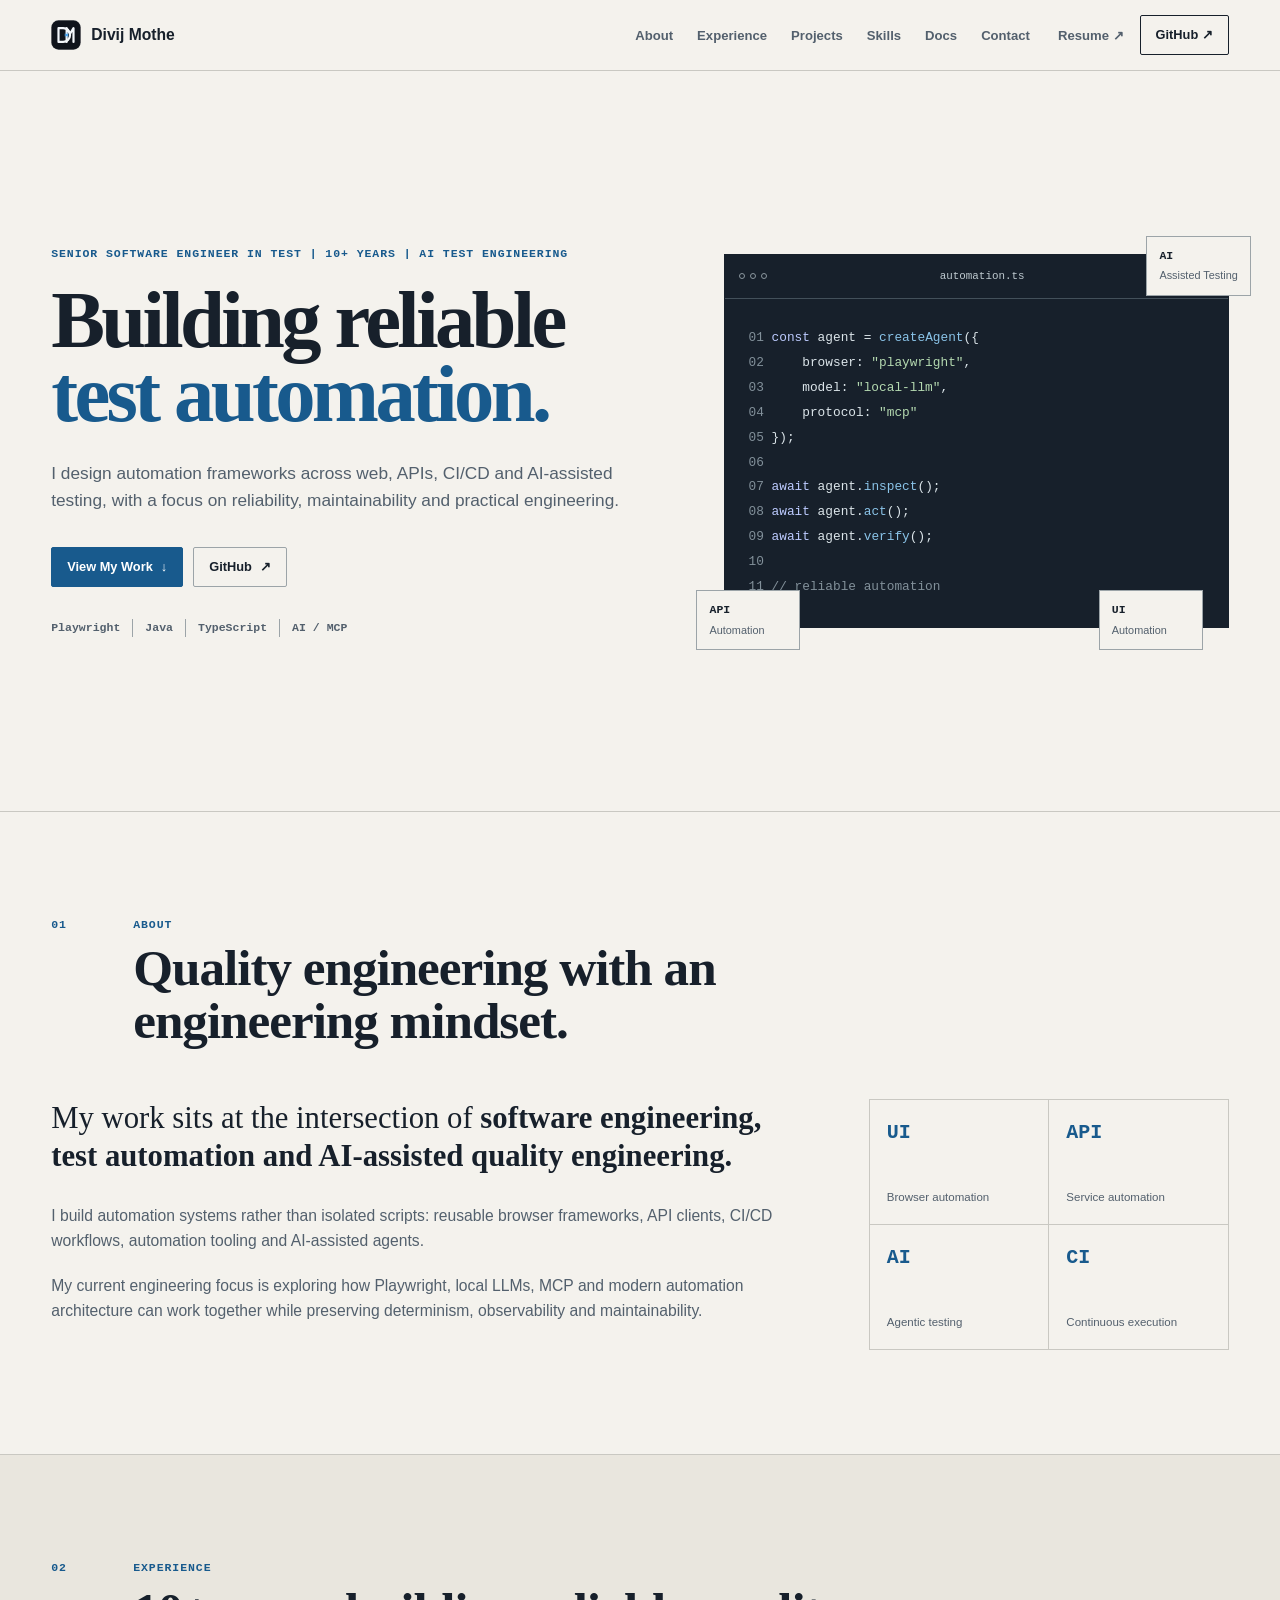
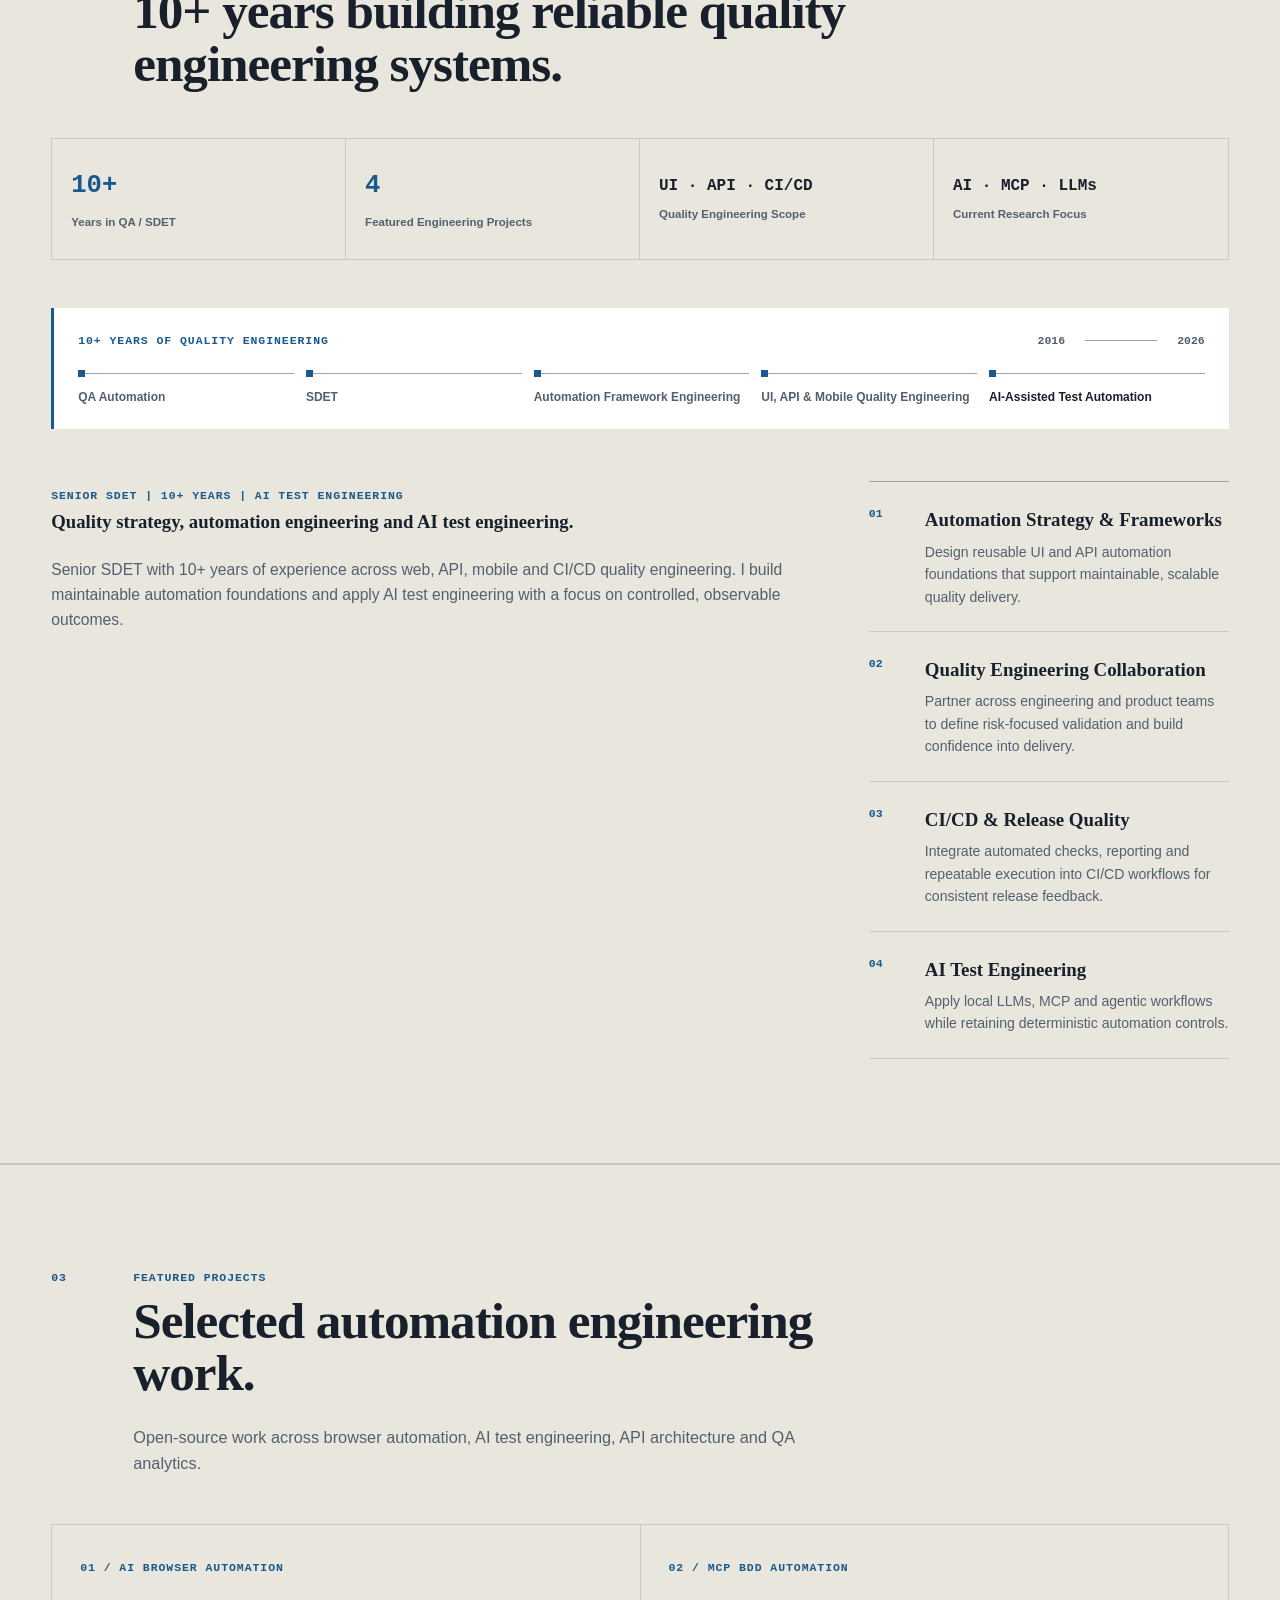
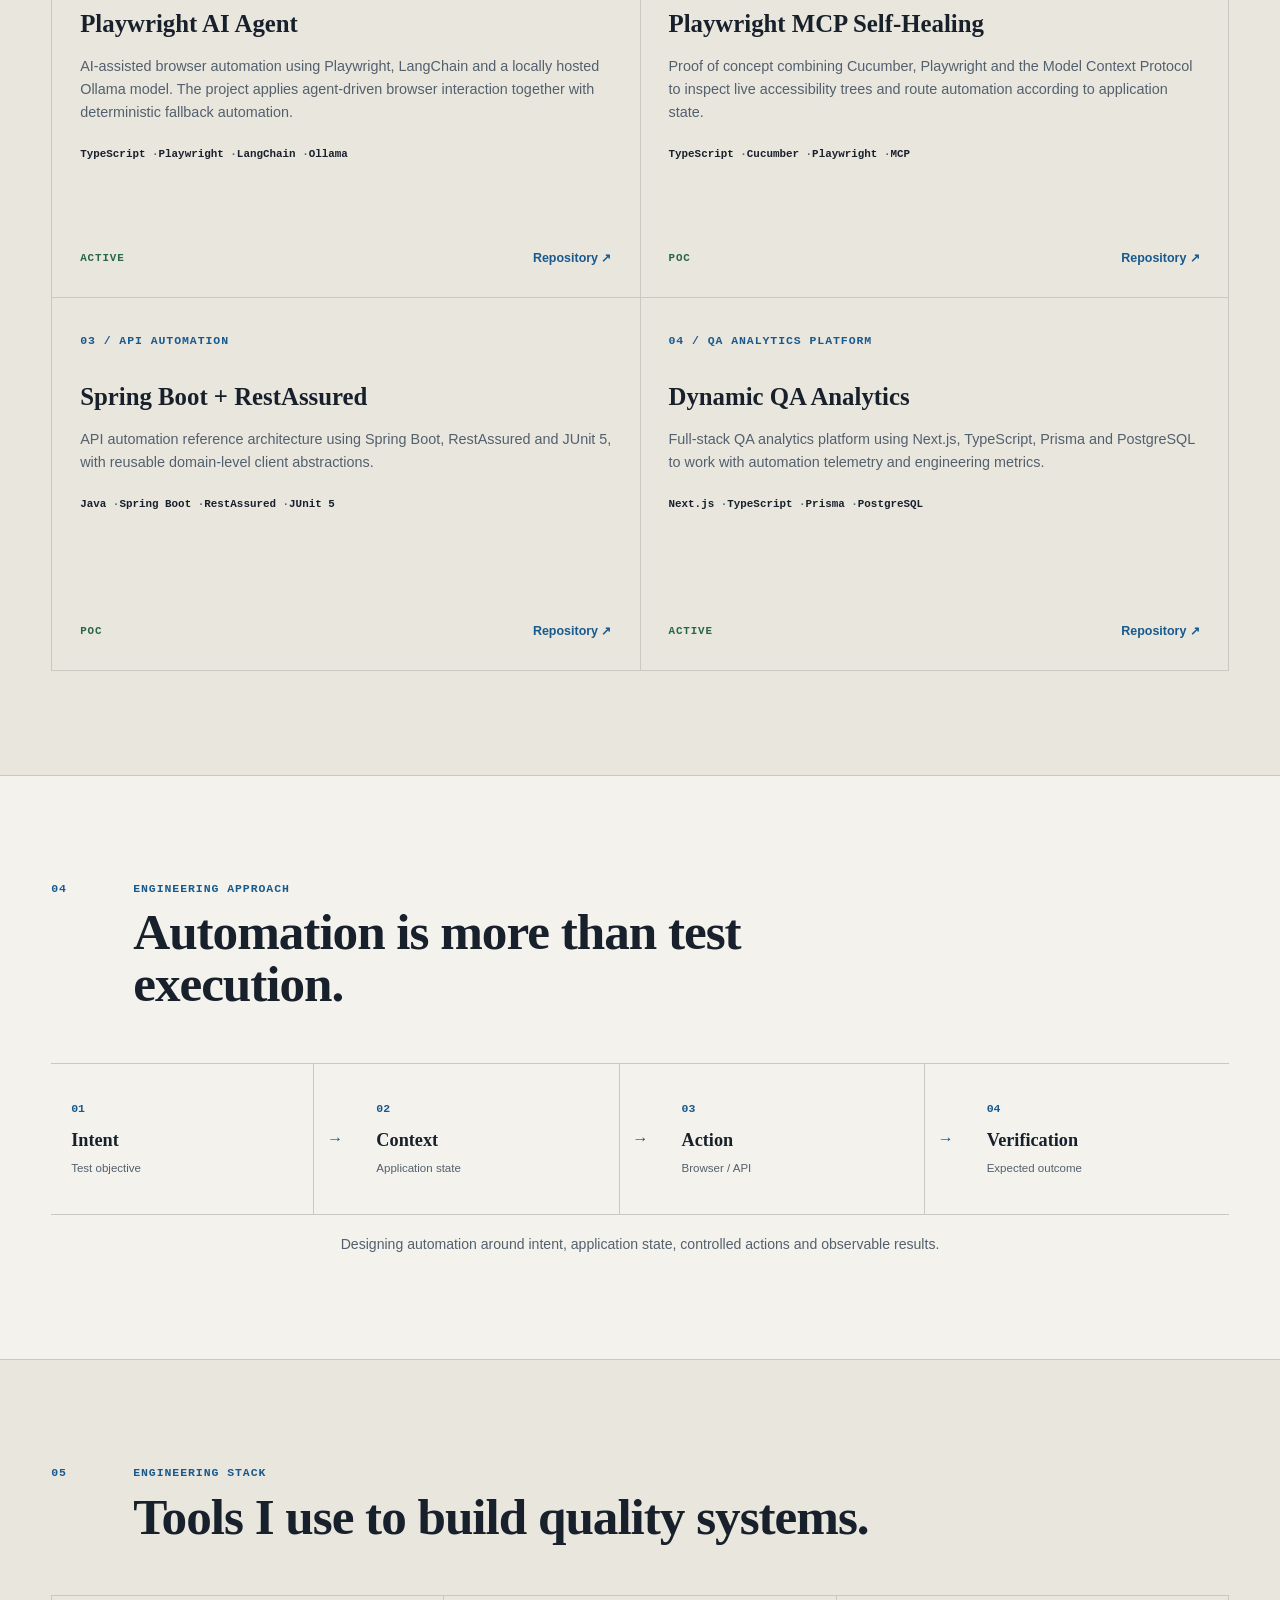
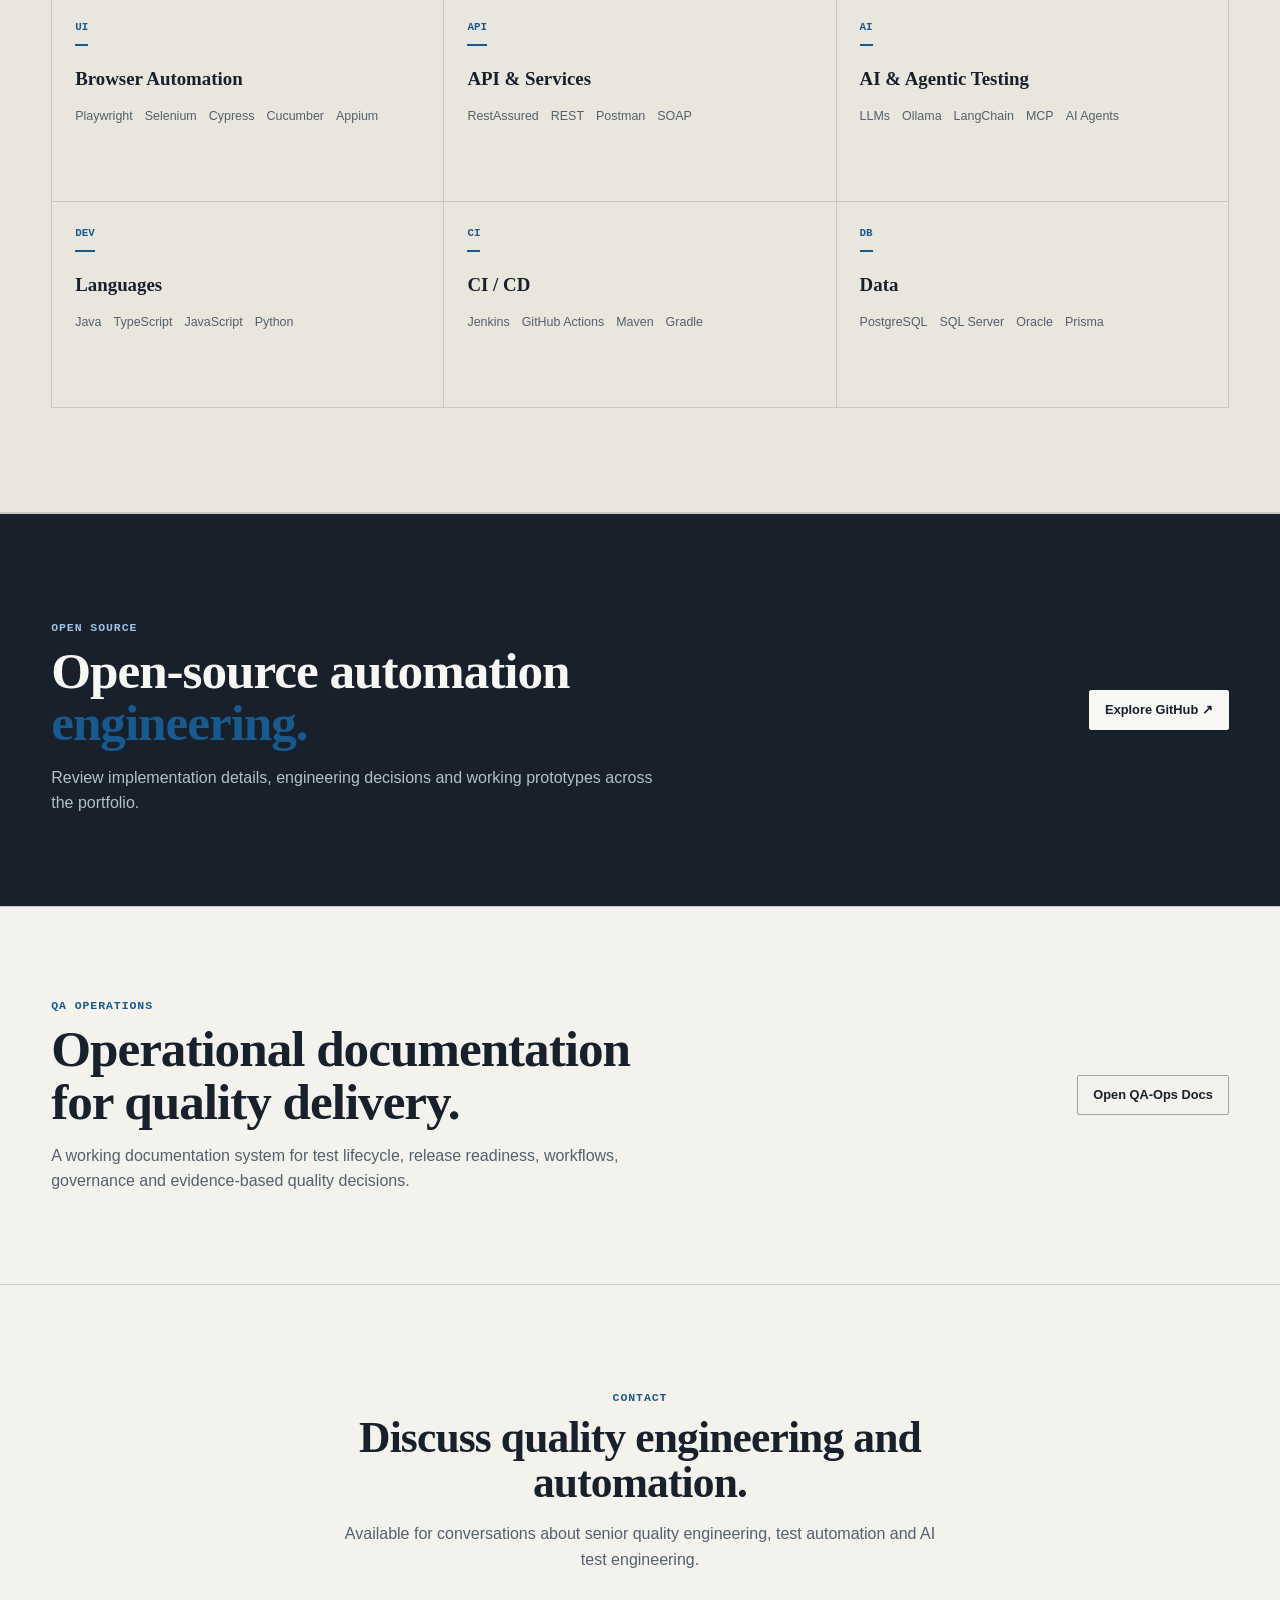
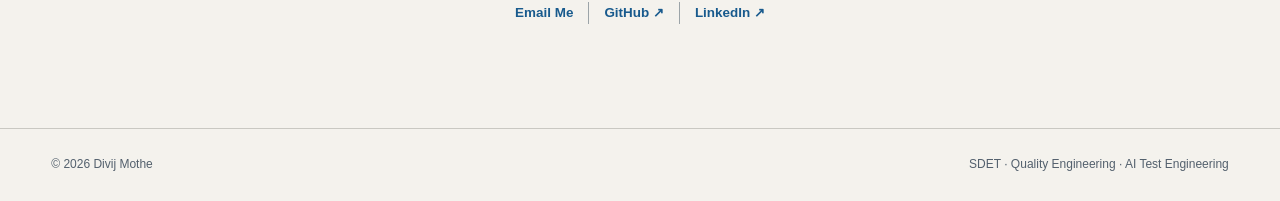
<file: index.html>
<!DOCTYPE html>
<html lang="en">
<head>
    <meta charset="UTF-8">
    <meta name="viewport" content="width=device-width, initial-scale=1.0">

    <title>Divij Mothe | Software Engineer | AI Test Engineering</title>

    <meta
        name="description"
        content="Divij Mothe is a Senior Software Engineer in Test with 10+ years of experience in AI test engineering, test automation, Playwright, Java, TypeScript, REST API automation, MCP and CI/CD."
    >

    <meta name="author" content="Divij Mothe">

    <meta
        property="og:title"
        content="Divij Mothe | Software Engineer | AI Test Engineering"
    >

    <meta
        property="og:description"
        content="Senior Software Engineer in Test with 10+ years of experience building reliable AI test engineering, web, API and CI/CD automation."
    >

    <meta property="og:type" content="website">
    <meta property="og:url" content="https://divijqa.github.io/">

    <meta name="theme-color" content="#07090d">

    <link rel="icon" href="assets/logo.svg" type="image/svg+xml">
    <link rel="stylesheet" href="css/professional.css?v=2">
</head>

<body>

<header class="site-header">

    <div class="container nav-container">

        <a href="#top" class="brand" aria-label="Divij Mothe home">
            <img class="brand-mark" src="assets/logo.svg" alt="">
            <span>Divij Mothe</span>
        </a>

        <nav class="desktop-nav" aria-label="Primary navigation">
            <a href="#about">About</a>
            <a href="#experience">Experience</a>
            <a href="#projects">Projects</a>
            <a href="#skills">Skills</a>
            <a href="https://divijqa.github.io/QA-Ops-Docs/">Docs</a>
            <a href="#contact">Contact</a>
        </nav>

        <div class="nav-actions">

            <a
                class="nav-link"
                href="assets/resume.pdf"
                target="_blank"
                rel="noopener noreferrer"
            >
                Resume ↗
            </a>

            <a
                class="nav-github"
                href="https://github.com/divijqa"
                target="_blank"
                rel="noopener noreferrer"
            >
                GitHub ↗
            </a>

        </div>

        <details class="mobile-menu">
            <summary aria-label="Open navigation menu">Menu</summary>

            <nav aria-label="Mobile navigation">
                <a href="#about">About</a>
                <a href="#experience">Experience</a>
                <a href="#projects">Projects</a>
                <a href="#skills">Skills</a>
                <a href="https://divijqa.github.io/QA-Ops-Docs/">Docs</a>
                <a href="#contact">Contact</a>
                <a href="assets/resume.pdf" target="_blank" rel="noopener noreferrer">Resume ↗</a>
                <a href="https://github.com/divijqa" target="_blank" rel="noopener noreferrer">GitHub ↗</a>
            </nav>
        </details>

    </div>

</header>


<main id="top">

    <!-- =========================
         HERO
    ========================== -->

    <section class="hero">

        <div class="container hero-grid">

            <div class="hero-copy">

                <p class="eyebrow">
                    SENIOR SOFTWARE ENGINEER IN TEST | <span data-career-years>10+</span> YEARS | AI TEST ENGINEERING
                </p>

                <h1>
                    Building reliable
                    <span>test automation.</span>
                </h1>

                <p class="hero-description">
                    I design automation frameworks across web, APIs, CI/CD
                    and AI-assisted testing, with a focus on reliability,
                    maintainability and practical engineering.
                </p>

                <div class="hero-actions">

                    <a href="#projects" class="button button-primary">
                        View My Work
                        <span>↓</span>
                    </a>

                    <a
                        href="https://github.com/divijqa"
                        class="button button-secondary"
                        target="_blank"
                        rel="noopener noreferrer"
                    >
                        GitHub
                        <span>↗</span>
                    </a>

                </div>

                <div class="hero-stack">

                    <span>Playwright</span>
                    <span>Java</span>
                    <span>TypeScript</span>
                    <span>AI / MCP</span>

                </div>

            </div>


            <div class="hero-visual">

                <div class="code-window">

                    <div class="window-bar">

                        <div class="window-dots">
                            <span></span>
                            <span></span>
                            <span></span>
                        </div>

                        <span class="window-title">
                            automation.ts
                        </span>

                    </div>

                    <div class="code-body">

<pre><code><span class="line-number">01</span> <span class="keyword">const</span> agent = <span class="function">createAgent</span>({
<span class="line-number">02</span>     browser: <span class="string">"playwright"</span>,
<span class="line-number">03</span>     model: <span class="string">"local-llm"</span>,
<span class="line-number">04</span>     protocol: <span class="string">"mcp"</span>
<span class="line-number">05</span> });
<span class="line-number">06</span>
<span class="line-number">07</span> <span class="keyword">await</span> agent.<span class="function">inspect</span>();
<span class="line-number">08</span> <span class="keyword">await</span> agent.<span class="function">act</span>();
<span class="line-number">09</span> <span class="keyword">await</span> agent.<span class="function">verify</span>();
<span class="line-number">10</span>
<span class="line-number">11</span> <span class="comment">// reliable automation</span></code></pre>

                    </div>

                </div>

                <div class="visual-badge badge-one">
                    <strong>AI</strong>
                    <span>Assisted Testing</span>
                </div>

                <div class="visual-badge badge-two">
                    <strong>API</strong>
                    <span>Automation</span>
                </div>

                <div class="visual-badge badge-three">
                    <strong>UI</strong>
                    <span>Automation</span>
                </div>

            </div>

        </div>

    </section>


    <!-- =========================
         ABOUT
    ========================== -->

    <section id="about" class="section">

        <div class="container">

            <div class="section-heading">

                <span class="section-number">01</span>

                <div>
                    <p class="section-label">ABOUT</p>

                    <h2>
                        Quality engineering with
                        an engineering mindset.
                    </h2>
                </div>

            </div>


            <div class="about-grid">

                <div class="about-main">

                    <p class="about-lead">
                        My work sits at the intersection of
                        <strong>software engineering, test automation
                        and AI-assisted quality engineering.</strong>
                    </p>

                    <p>
                        I build automation systems rather than isolated
                        scripts: reusable browser frameworks, API clients,
                        CI/CD workflows, automation tooling and AI-assisted
                        agents.
                    </p>

                    <p>
                        My current engineering focus is exploring how
                        Playwright, local LLMs, MCP and modern automation
                        architecture can work together while preserving
                        determinism, observability and maintainability.
                    </p>

                </div>


                <div class="about-aside">

                    <div class="stat-card">
                        <span class="stat-number">UI</span>
                        <span class="stat-label">Browser automation</span>
                    </div>

                    <div class="stat-card">
                        <span class="stat-number">API</span>
                        <span class="stat-label">Service automation</span>
                    </div>

                    <div class="stat-card">
                        <span class="stat-number">AI</span>
                        <span class="stat-label">Agentic testing</span>
                    </div>

                    <div class="stat-card">
                        <span class="stat-number">CI</span>
                        <span class="stat-label">Continuous execution</span>
                    </div>

                </div>

            </div>

        </div>

    </section>


    <!-- =========================
         EXPERIENCE
    ========================== -->

    <section id="experience" class="section section-soft">

        <div class="container">

            <div class="section-heading">

                <span class="section-number">02</span>

                <div>
                    <p class="section-label">EXPERIENCE</p>

                    <h2>
                        <span data-career-years>10+</span> years building reliable
                        quality engineering systems.
                    </h2>
                </div>

            </div>


            <div class="experience-highlights" aria-label="Professional highlights">

                <div class="experience-highlight">
                    <strong data-career-years>10+</strong>
                    <span>Years in QA / SDET</span>
                </div>

                <div class="experience-highlight">
                    <strong>4</strong>
                    <span>Featured Engineering Projects</span>
                </div>

                <div class="experience-highlight">
                    <strong>UI · API · CI/CD</strong>
                    <span>Quality Engineering Scope</span>
                </div>

                <div class="experience-highlight">
                    <strong>AI · MCP · LLMs</strong>
                    <span>Current Research Focus</span>
                </div>

            </div>


            <div class="career-timeline" data-career-start-year="2016" aria-label="Career progression from 2016 to 2026">

                <div class="timeline-heading">
                    <span><span data-career-years>10+</span> YEARS OF QUALITY ENGINEERING</span>

                    <div class="timeline-years" aria-hidden="true">
                        <span>2016</span>
                        <i></i>
                        <span data-career-end-year>2026</span>
                    </div>
                </div>

                <ol class="timeline-stages">
                    <li>QA Automation</li>
                    <li>SDET</li>
                    <li>Automation Framework Engineering</li>
                    <li>UI, API &amp; Mobile Quality Engineering</li>
                    <li>AI-Assisted Test Automation</li>
                </ol>

            </div>


            <div class="experience-grid">

                <div class="experience-summary">

                    <span class="experience-kicker">
                        SENIOR SDET | <span data-career-years>10+</span> YEARS | AI TEST ENGINEERING
                    </span>

                    <h3>
                        Quality strategy, automation
                        engineering and AI test
                        engineering.
                    </h3>

                    <p>
                        Senior SDET with <span data-career-years>10+</span> years of experience across web,
                        API, mobile and CI/CD quality engineering. I build
                        maintainable automation foundations and apply
                        AI test engineering with a focus on controlled,
                        observable outcomes.
                    </p>

                </div>


                <div class="experience-list">

                    <div class="experience-item">

                        <div class="experience-index">
                            01
                        </div>

                        <div>
                            <h3>Automation Strategy & Frameworks</h3>

                            <p>
                                Design reusable UI and API automation
                                foundations that support maintainable,
                                scalable quality delivery.
                            </p>
                        </div>

                    </div>


                    <div class="experience-item">

                        <div class="experience-index">
                            02
                        </div>

                        <div>
                            <h3>Quality Engineering Collaboration</h3>

                            <p>
                                Partner across engineering and product teams
                                to define risk-focused validation and build
                                confidence into delivery.
                            </p>
                        </div>

                    </div>


                    <div class="experience-item">

                        <div class="experience-index">
                            03
                        </div>

                        <div>
                            <h3>CI/CD & Release Quality</h3>

                            <p>
                                Integrate automated checks, reporting and
                                repeatable execution into CI/CD workflows
                                for consistent release feedback.
                            </p>
                        </div>

                    </div>


                    <div class="experience-item">

                        <div class="experience-index">
                            04
                        </div>

                        <div>
                            <h3>AI Test Engineering</h3>

                            <p>
                                Apply local LLMs, MCP and agentic workflows
                                while retaining
                                deterministic automation controls.
                            </p>
                        </div>

                    </div>

                </div>

            </div>

        </div>

    </section>


    <!-- =========================
         PROJECTS
    ========================== -->

    <section id="projects" class="section projects-section">

        <div class="container">

            <div class="section-heading">

                <span class="section-number">03</span>

                <div>
                    <p class="section-label">FEATURED PROJECTS</p>

                    <h2>
                        Selected automation
                        engineering work.
                    </h2>
                </div>

            </div>


            <p class="section-intro">
                Open-source work across browser automation,
                AI test engineering, API architecture and QA analytics.
            </p>


            <div class="projects-grid">


                <!-- PROJECT 1 -->

                <article class="project-card featured">

                    <div class="project-top">

                        <span class="project-label">01 / AI BROWSER AUTOMATION</span>

                    </div>

                    <h3>
                        Playwright AI Agent
                    </h3>

                    <p>
                        AI-assisted browser automation using Playwright,
                        LangChain and a locally hosted Ollama model.
                        The project applies agent-driven browser
                        interaction together with deterministic fallback
                        automation.
                    </p>

                    <div class="tech-list">

                        <span>TypeScript</span>
                        <span>Playwright</span>
                        <span>LangChain</span>
                        <span>Ollama</span>

                    </div>

                    <div class="project-footer">

                        <span class="project-status">ACTIVE</span>

                        <a
                            href="https://github.com/divijqa/playwright-ai-agent"
                            target="_blank"
                            rel="noopener noreferrer"
                        >
                            Repository ↗
                        </a>

                    </div>

                </article>


                <!-- PROJECT 2 -->

                <article class="project-card">

                    <div class="project-top">

                        <span class="project-label">02 / MCP BDD AUTOMATION</span>

                    </div>

                    <h3>
                        Playwright MCP Self-Healing
                    </h3>

                    <p>
                        Proof of concept combining Cucumber, Playwright
                        and the Model Context Protocol to inspect live
                        accessibility trees and route automation according
                        to application state.
                    </p>

                    <div class="tech-list">

                        <span>TypeScript</span>
                        <span>Cucumber</span>
                        <span>Playwright</span>
                        <span>MCP</span>

                    </div>

                    <div class="project-footer">

                        <span class="project-status">POC</span>

                        <a
                            href="https://github.com/divijqa/playwright-mcp-poc"
                            target="_blank"
                            rel="noopener noreferrer"
                        >
                            Repository ↗
                        </a>

                    </div>

                </article>


                <!-- PROJECT 3 -->

                <article class="project-card">

                    <div class="project-top">

                        <span class="project-label">03 / API AUTOMATION</span>

                    </div>

                    <h3>
                        Spring Boot + RestAssured
                    </h3>

                    <p>
                        API automation reference architecture using
                        Spring Boot, RestAssured and JUnit 5, with
                        reusable domain-level client abstractions.
                    </p>

                    <div class="tech-list">

                        <span>Java</span>
                        <span>Spring Boot</span>
                        <span>RestAssured</span>
                        <span>JUnit 5</span>

                    </div>

                    <div class="project-footer">

                        <span class="project-status">POC</span>

                        <a
                            href="https://github.com/divijqa/springboot-restassured-mcp-poc"
                            target="_blank"
                            rel="noopener noreferrer"
                        >
                            Repository ↗
                        </a>

                    </div>

                </article>


                <!-- PROJECT 4 -->

                <article class="project-card">

                    <div class="project-top">

                        <span class="project-label">04 / QA ANALYTICS PLATFORM</span>

                    </div>

                    <h3>
                        Dynamic QA Analytics
                    </h3>

                    <p>
                        Full-stack QA analytics platform using Next.js,
                        TypeScript, Prisma and PostgreSQL to work with
                        automation telemetry and engineering metrics.
                    </p>

                    <div class="tech-list">

                        <span>Next.js</span>
                        <span>TypeScript</span>
                        <span>Prisma</span>
                        <span>PostgreSQL</span>

                    </div>

                    <div class="project-footer">

                        <span class="project-status">ACTIVE</span>

                        <a
                            href="https://github.com/divijqa/dynamic-qa-dashboard"
                            target="_blank"
                            rel="noopener noreferrer"
                        >
                            Repository ↗
                        </a>

                    </div>

                </article>

            </div>

        </div>

    </section>


    <!-- =========================
         ENGINEERING APPROACH
    ========================== -->

    <section class="section">

        <div class="container">

            <div class="section-heading">

                <span class="section-number">04</span>

                <div>
                    <p class="section-label">
                        ENGINEERING APPROACH
                    </p>

                    <h2>
                        Automation is more than
                        test execution.
                    </h2>
                </div>

            </div>


            <div class="architecture">

                <div class="architecture-node">

                    <span class="node-number">
                        01
                    </span>

                    <strong>
                        Intent
                    </strong>

                    <small>
                        Test objective
                    </small>

                </div>


                <div class="architecture-arrow">
                    →
                </div>


                <div class="architecture-node">

                    <span class="node-number">
                        02
                    </span>

                    <strong>
                        Context
                    </strong>

                    <small>
                        Application state
                    </small>

                </div>


                <div class="architecture-arrow">
                    →
                </div>


                <div class="architecture-node">

                    <span class="node-number">
                        03
                    </span>

                    <strong>
                        Action
                    </strong>

                    <small>
                        Browser / API
                    </small>

                </div>


                <div class="architecture-arrow">
                    →
                </div>


                <div class="architecture-node">

                    <span class="node-number">
                        04
                    </span>

                    <strong>
                        Verification
                    </strong>

                    <small>
                        Expected outcome
                    </small>

                </div>

            </div>


            <p class="architecture-caption">
                Designing automation around intent, application state,
                controlled actions and observable results.
            </p>

        </div>

    </section>


    <!-- =========================
         SKILLS
    ========================== -->

    <section id="skills" class="section section-soft">

        <div class="container">

            <div class="section-heading">

                <span class="section-number">05</span>

                <div>
                    <p class="section-label">
                        ENGINEERING STACK
                    </p>

                    <h2>
                        Tools I use to build
                        quality systems.
                    </h2>
                </div>

            </div>


            <div class="skills-grid">


                <div class="skill-group">

                    <div class="skill-icon">
                        UI
                    </div>

                    <h3>
                        Browser Automation
                    </h3>

                    <div class="skill-items">
                        <span>Playwright</span>
                        <span>Selenium</span>
                        <span>Cypress</span>
                        <span>Cucumber</span>
                        <span>Appium</span>
                    </div>

                </div>


                <div class="skill-group">

                    <div class="skill-icon">
                        API
                    </div>

                    <h3>
                        API & Services
                    </h3>

                    <div class="skill-items">
                        <span>RestAssured</span>
                        <span>REST</span>
                        <span>Postman</span>
                        <span>SOAP</span>
                    </div>

                </div>


                <div class="skill-group">

                    <div class="skill-icon">
                        AI
                    </div>

                    <h3>
                        AI & Agentic Testing
                    </h3>

                    <div class="skill-items">
                        <span>LLMs</span>
                        <span>Ollama</span>
                        <span>LangChain</span>
                        <span>MCP</span>
                        <span>AI Agents</span>
                    </div>

                </div>


                <div class="skill-group">

                    <div class="skill-icon">
                        DEV
                    </div>

                    <h3>
                        Languages
                    </h3>

                    <div class="skill-items">
                        <span>Java</span>
                        <span>TypeScript</span>
                        <span>JavaScript</span>
                        <span>Python</span>
                    </div>

                </div>


                <div class="skill-group">

                    <div class="skill-icon">
                        CI
                    </div>

                    <h3>
                        CI / CD
                    </h3>

                    <div class="skill-items">
                        <span>Jenkins</span>
                        <span>GitHub Actions</span>
                        <span>Maven</span>
                        <span>Gradle</span>
                    </div>

                </div>


                <div class="skill-group">

                    <div class="skill-icon">
                        DB
                    </div>

                    <h3>
                        Data
                    </h3>

                    <div class="skill-items">
                        <span>PostgreSQL</span>
                        <span>SQL Server</span>
                        <span>Oracle</span>
                        <span>Prisma</span>
                    </div>

                </div>

            </div>

        </div>

    </section>


    <!-- =========================
         GITHUB
    ========================== -->

    <section class="github-section">

        <div class="container github-inner">

            <div>

                <p class="section-label">
                    OPEN SOURCE
                </p>

                <h2>
                    Open-source automation
                    <span>engineering.</span>
                </h2>

                <p>
                    Review implementation details, engineering decisions
                    and working prototypes across the portfolio.
                </p>

            </div>


            <a
                class="button button-primary button-large"
                href="https://github.com/divijqa"
                target="_blank"
                rel="noopener noreferrer"
            >
                Explore GitHub ↗
            </a>

        </div>

    </section>


    <!-- =========================
         QA OPERATIONS
    ========================== -->

    <section class="operations-section">

        <div class="container operations-inner">

            <div>

                <p class="section-label">
                    QA OPERATIONS
                </p>

                <h2>
                    Operational documentation
                    for quality delivery.
                </h2>

                <p>
                    A working documentation system for test lifecycle,
                    release readiness, workflows, governance and
                    evidence-based quality decisions.
                </p>

            </div>

            <a
                class="button button-secondary button-large"
                href="https://divijqa.github.io/QA-Ops-Docs/"
            >
                Open QA-Ops Docs
            </a>

        </div>

    </section>


    <!-- =========================
         CONTACT
    ========================== -->

    <section id="contact" class="section contact-section">

        <div class="container contact-inner">

            <p class="section-label">
                CONTACT
            </p>

            <h2>
                Discuss quality engineering
                and automation.
            </h2>

            <p>
                Available for conversations about senior quality engineering,
                test automation and AI test engineering.
            </p>

            <div class="contact-links">

                <a
                    href="mailto:divij.qa99@gmail.com?subject=Portfolio%20Inquiry"
                >
                    Email Me
                </a>

                <a
                    href="https://github.com/divijqa"
                    target="_blank"
                    rel="noopener noreferrer"
                >
                    GitHub ↗
                </a>

                <a
                    href="https://www.linkedin.com/in/divijmothe/"
                    target="_blank"
                    rel="noopener noreferrer"
                >
                    LinkedIn ↗
                </a>

            </div>

        </div>

    </section>

</main>


<footer class="site-footer">

    <div class="container footer-inner">

        <span>
            © <span id="year"></span> Divij Mothe
        </span>

        <span>
            SDET · Quality Engineering · AI Test Engineering
        </span>

    </div>

</footer>


<script src="js/script.js"></script>

</body>
</html>
</file>
<file: css/professional.css>
:root {
    --paper: #f4f2ed;
    --paper-strong: #e9e6de;
    --ink: #17202b;
    --ink-soft: #53606d;
    --line: #c9c8c2;
    --line-strong: #9ca4a8;
    --blue: #185a8d;
    --blue-dark: #123f63;
    --blue-pale: #dce9f1;
    --success: #286743;
    --max-width: 1180px;
}

* {
    box-sizing: border-box;
    margin: 0;
}

html {
    scroll-behavior: smooth;
}

body {
    min-width: 320px;
    background: var(--paper);
    color: var(--ink);
    font-family: Aptos, "Segoe UI", sans-serif;
    line-height: 1.6;
    text-rendering: optimizeLegibility;
}

a {
    color: inherit;
    text-decoration: none;
}

::selection {
    background: var(--blue);
    color: #fff;
}

.container {
    width: min(92%, var(--max-width));
    margin-inline: auto;
}

.section {
    padding: 104px 0;
}

.section-soft,
.projects-section {
    background: var(--paper-strong);
    border-block: 1px solid var(--line);
}

.section-heading {
    display: grid;
    grid-template-columns: 62px minmax(0, 1fr);
    gap: 20px;
}

.section-number,
.section-label,
.eyebrow,
.experience-kicker,
.project-label,
.timeline-heading,
.project-status {
    font-family: "SFMono-Regular", Menlo, Consolas, monospace;
    font-weight: 700;
    letter-spacing: 0.08em;
}

.section-number,
.section-label,
.eyebrow,
.experience-kicker,
.project-label,
.timeline-heading {
    color: var(--blue);
    font-size: 0.72rem;
}

h1,
h2,
h3 {
    font-family: Georgia, "Times New Roman", serif;
    font-weight: 600;
}

h2 {
    max-width: 800px;
    margin-top: 8px;
    font-size: clamp(2.25rem, 4vw, 4.5rem);
    line-height: 1.02;
    letter-spacing: -0.02em;
}

.section-intro {
    max-width: 680px;
    margin: 24px 0 48px 82px;
    color: var(--ink-soft);
    font-size: 1.02rem;
}

.site-header {
    position: sticky;
    top: 0;
    z-index: 20;
    border-bottom: 1px solid var(--line);
    background: rgba(244, 242, 237, 0.96);
}

.nav-container {
    min-height: 70px;
    display: flex;
    align-items: center;
    gap: 28px;
}

.brand {
    display: inline-flex;
    align-items: center;
    gap: 10px;
    flex: 0 0 auto;
    font-size: 0.98rem;
    font-weight: 800;
    white-space: nowrap;
}

.brand-mark {
    width: 30px;
    height: 30px;
    display: block;
}

.desktop-nav {
    display: flex;
    gap: 24px;
    margin-left: auto;
}

.desktop-nav a,
.nav-link {
    color: var(--ink-soft);
    font-size: 0.82rem;
    font-weight: 700;
}

.desktop-nav a:hover,
.nav-link:hover,
.contact-links a:hover,
.project-footer a:hover {
    color: var(--blue);
}

.nav-actions {
    display: flex;
    align-items: center;
    gap: 16px;
    flex: 0 0 auto;
}

.mobile-menu {
    display: none;
}

.nav-github,
.button {
    display: inline-flex;
    align-items: center;
    justify-content: center;
    min-height: 40px;
    padding: 0 15px;
    border: 1px solid var(--ink);
    border-radius: 2px;
    font-size: 0.8rem;
    font-weight: 800;
    transition: background 150ms ease, color 150ms ease;
}

.nav-github:hover,
.button-primary:hover {
    background: var(--blue-dark);
    border-color: var(--blue-dark);
    color: #fff;
}

.hero {
    border-bottom: 1px solid var(--line);
}

.hero-grid {
    min-height: min(740px, calc(100vh - 70px));
    display: grid;
    grid-template-columns: minmax(0, 1fr) minmax(390px, 0.85fr);
    align-items: center;
    gap: 80px;
}

.hero-copy {
    max-width: 660px;
}

.hero h1 {
    max-width: 670px;
    margin-top: 20px;
    font-size: clamp(3.5rem, 6.3vw, 6.8rem);
    line-height: 0.92;
    letter-spacing: -0.045em;
}

.hero h1 span,
.github-inner h2 span {
    color: var(--blue);
}

.hero-description {
    max-width: 610px;
    margin-top: 28px;
    color: var(--ink-soft);
    font-size: 1.08rem;
}

.hero-actions {
    display: flex;
    flex-wrap: wrap;
    gap: 10px;
    margin-top: 32px;
}

.button {
    gap: 8px;
}

.button-primary {
    border-color: var(--blue);
    background: var(--blue);
    color: #fff;
}

.button-secondary {
    border-color: var(--line-strong);
}

.button-secondary:hover {
    border-color: var(--ink);
    background: var(--ink);
    color: #fff;
}

.hero-stack {
    display: flex;
    flex-wrap: wrap;
    gap: 0;
    margin-top: 32px;
}

.hero-stack span {
    padding-right: 12px;
    margin-right: 12px;
    border-right: 1px solid var(--line-strong);
    color: var(--ink-soft);
    font-family: "SFMono-Regular", Menlo, Consolas, monospace;
    font-size: 0.72rem;
    font-weight: 700;
}

.hero-stack span:last-child {
    margin-right: 0;
    border-right: 0;
}

.hero-visual {
    position: relative;
}

.code-window {
    border: 1px solid var(--ink);
    border-radius: 0;
    background: var(--ink);
    color: #dce5ea;
}

.window-bar {
    height: 44px;
    display: flex;
    align-items: center;
    padding: 0 14px;
    border-bottom: 1px solid #43505a;
}

.window-dots {
    display: flex;
    gap: 5px;
}

.window-dots span {
    width: 6px;
    height: 6px;
    border: 1px solid #8a969e;
    border-radius: 50%;
}

.window-title {
    flex: 1;
    margin-right: 17px;
    color: #bfcad0;
    font-family: "SFMono-Regular", Menlo, Consolas, monospace;
    font-size: 0.68rem;
    text-align: center;
}

.code-body {
    padding: 27px 23px;
}

.code-body pre {
    overflow-x: auto;
    font-family: "SFMono-Regular", Menlo, Consolas, monospace;
    font-size: 0.8rem;
    line-height: 1.95;
}

.line-number,
.comment { color: #82909a; }
.keyword { color: #bdcbff; }
.function { color: #8ac3e8; }
.string { color: #b4d9b0; }

.visual-badge {
    position: absolute;
    display: flex;
    flex-direction: column;
    gap: 2px;
    min-width: 104px;
    padding: 10px 12px;
    border: 1px solid var(--line-strong);
    background: var(--paper);
}

.visual-badge strong {
    color: var(--ink);
    font-family: "SFMono-Regular", Menlo, Consolas, monospace;
    font-size: 0.72rem;
}

.visual-badge span {
    color: var(--ink-soft);
    font-size: 0.68rem;
}

.badge-one { top: -18px; right: -22px; }
.badge-two { bottom: -22px; left: -28px; }
.badge-three { right: 26px; bottom: -22px; }

.about-grid,
.experience-grid {
    display: grid;
    grid-template-columns: minmax(0, 1.35fr) minmax(280px, 0.65fr);
    gap: 70px;
    margin-top: 52px;
}

.about-main,
.experience-summary { max-width: 740px; }

.about-main p,
.experience-summary p {
    color: var(--ink-soft);
    font-size: 0.98rem;
}

.about-main p + p,
.experience-summary p { margin-top: 20px; }

.about-lead {
    margin-bottom: 28px;
    color: var(--ink) !important;
    font-family: Georgia, "Times New Roman", serif;
    font-size: clamp(1.55rem, 2.4vw, 2.2rem) !important;
    line-height: 1.24;
}

.about-aside {
    display: grid;
    grid-template-columns: repeat(2, 1fr);
    gap: 1px;
    border: 1px solid var(--line);
    background: var(--line);
}

.stat-card {
    min-height: 124px;
    display: flex;
    flex-direction: column;
    justify-content: space-between;
    padding: 17px;
    background: var(--paper);
}

.stat-number {
    color: var(--blue);
    font-family: "SFMono-Regular", Menlo, Consolas, monospace;
    font-size: 1.25rem;
    font-weight: 800;
}

.stat-label,
.experience-highlight span { color: var(--ink-soft); font-size: 0.72rem; }

.experience-highlights {
    display: grid;
    grid-template-columns: repeat(4, 1fr);
    margin-top: 48px;
    border: 1px solid var(--line);
}

.experience-highlight {
    min-height: 120px;
    display: flex;
    flex-direction: column;
    justify-content: center;
    padding: 19px;
    border-right: 1px solid var(--line);
}

.experience-highlight:last-child { border-right: 0; }

.experience-highlight strong {
    font-family: "SFMono-Regular", Menlo, Consolas, monospace;
    font-size: 1rem;
}

.experience-highlight:first-child strong,
.experience-highlight:nth-child(2) strong { color: var(--blue); font-size: 1.6rem; }
.experience-highlight span { margin-top: 6px; font-weight: 700; }

.career-timeline {
    margin-top: 48px;
    padding: 24px;
    border-left: 3px solid var(--blue);
    background: #fff;
}

.timeline-heading,
.timeline-years {
    display: flex;
    align-items: center;
    justify-content: space-between;
    gap: 20px;
}

.timeline-years { color: var(--ink-soft); letter-spacing: 0; }
.timeline-years i { width: 72px; height: 1px; background: var(--line-strong); }

.timeline-stages {
    display: grid;
    grid-template-columns: repeat(5, 1fr);
    gap: 12px;
    margin-top: 23px;
    padding: 0;
    list-style: none;
}

.timeline-stages li {
    position: relative;
    padding-top: 15px;
    border-top: 1px solid var(--line-strong);
    color: var(--ink-soft);
    font-size: 0.75rem;
    font-weight: 700;
    line-height: 1.35;
}

.timeline-stages li::before {
    content: "";
    position: absolute;
    top: -4px;
    left: 0;
    width: 7px;
    height: 7px;
    background: var(--blue);
}

.timeline-stages li:last-child { color: var(--ink); }

.experience-list { border-top: 1px solid var(--line-strong); }

.experience-item {
    display: grid;
    grid-template-columns: 42px 1fr;
    gap: 14px;
    padding: 23px 0;
    border-bottom: 1px solid var(--line);
}

.experience-index,
.node-number { color: var(--blue); font-family: "SFMono-Regular", Menlo, Consolas, monospace; font-size: 0.72rem; font-weight: 700; }
.experience-item h3 { font-size: 1.18rem; }
.experience-item p { margin-top: 5px; color: var(--ink-soft); font-size: 0.88rem; }

.projects-grid { display: grid; grid-template-columns: repeat(2, 1fr); gap: 1px; border: 1px solid var(--line); background: var(--line); }

.project-card {
    min-height: 372px;
    display: flex;
    flex-direction: column;
    padding: 28px;
    background: var(--paper-strong);
}

.project-card:hover { background: var(--blue-pale); }
.project-card h3 { margin-top: 26px; font-size: 1.55rem; }
.project-card p { margin-top: 11px; color: var(--ink-soft); font-size: 0.9rem; }

.tech-list { display: flex; flex-wrap: wrap; margin-top: 22px; color: var(--ink); font-family: "SFMono-Regular", Menlo, Consolas, monospace; font-size: 0.68rem; font-weight: 700; }
.tech-list span:not(:last-child)::after { content: " · "; color: var(--ink-soft); }

.project-footer { display: flex; align-items: center; justify-content: space-between; gap: 20px; margin-top: auto; padding-top: 28px; }
.project-status { color: var(--success); font-size: 0.68rem; }
.project-footer a { color: var(--blue); font-size: 0.78rem; font-weight: 800; }

.architecture {
    display: grid;
    grid-template-columns: 1fr auto 1fr auto 1fr auto 1fr;
    margin-top: 52px;
    border-block: 1px solid var(--line);
}

.architecture-node { min-height: 150px; display: flex; flex-direction: column; justify-content: center; padding: 20px; }
.architecture-node + .architecture-arrow { border-left: 1px solid var(--line); }
.architecture-node strong { margin-top: 7px; font-family: Georgia, "Times New Roman", serif; font-size: 1.14rem; }
.architecture-node small { margin-top: 4px; color: var(--ink-soft); font-size: 0.72rem; }
.architecture-arrow { display: grid; place-items: center; padding: 0 13px; color: var(--blue); }
.architecture-caption { max-width: 600px; margin: 18px auto 0; color: var(--ink-soft); font-size: 0.88rem; text-align: center; }

.skills-grid { display: grid; grid-template-columns: repeat(3, 1fr); gap: 1px; margin-top: 52px; border: 1px solid var(--line); background: var(--line); }
.skill-group { min-height: 205px; padding: 23px; background: var(--paper-strong); }
.skill-icon { width: fit-content; padding-bottom: 8px; border-bottom: 2px solid var(--blue); color: var(--blue); font-family: "SFMono-Regular", Menlo, Consolas, monospace; font-size: 0.68rem; font-weight: 800; }
.skill-group h3 { margin-top: 18px; font-size: 1.18rem; }
.skill-items { display: flex; flex-wrap: wrap; gap: 6px 12px; margin-top: 13px; }
.skill-items span { color: var(--ink-soft); font-size: 0.78rem; }

.github-section { padding: 90px 0; border-block: 1px solid var(--line); background: var(--ink); color: #f7f7f4; }
.github-inner { display: flex; align-items: center; justify-content: space-between; gap: 45px; }
.github-inner .section-label { color: #9ec4df; }
.github-inner h2 { max-width: 650px; }
.github-inner p { max-width: 620px; margin-top: 15px; color: #b5c0c6; }
.github-inner .button-primary { background: #f7f7f4; border-color: #f7f7f4; color: var(--ink); }
.github-inner .button-primary:hover { background: #9ec4df; border-color: #9ec4df; }

.operations-section { padding: 90px 0; border-bottom: 1px solid var(--line); }
.operations-inner { display: flex; align-items: center; justify-content: space-between; gap: 45px; }
.operations-inner h2 { max-width: 650px; }
.operations-inner p:not(.section-label) { max-width: 620px; margin-top: 15px; color: var(--ink-soft); }

.contact-section { text-align: center; }
.contact-inner { max-width: 800px; }
.contact-inner h2 { max-width: 680px; margin-inline: auto; font-size: clamp(2.2rem, 3.4vw, 3.6rem); }
.contact-inner > p:not(.section-label) { max-width: 600px; margin: 17px auto 0; color: var(--ink-soft); }
.contact-links { display: flex; flex-wrap: wrap; justify-content: center; gap: 0; margin-top: 30px; }
.contact-links a { padding: 0 15px; border-right: 1px solid var(--line-strong); color: var(--blue); font-size: 0.84rem; font-weight: 800; }
.contact-links a:last-child { border-right: 0; }

.site-footer { border-top: 1px solid var(--line); color: var(--ink-soft); font-size: 0.75rem; }
.footer-inner { min-height: 72px; display: flex; align-items: center; justify-content: space-between; gap: 20px; }

@media (max-width: 1050px) {
    .desktop-nav { display: none; }
    .nav-actions { display: none; }
    .mobile-menu { position: relative; display: block; margin-left: auto; }
    .mobile-menu summary { min-height: 38px; display: flex; align-items: center; padding: 0 12px; border: 1px solid var(--ink); color: var(--ink); cursor: pointer; font-size: 0.78rem; font-weight: 800; list-style: none; }
    .mobile-menu summary::-webkit-details-marker { display: none; }
    .mobile-menu summary::after { content: "+"; margin-left: 8px; color: var(--blue); font-family: "SFMono-Regular", Menlo, Consolas, monospace; }
    .mobile-menu[open] summary::after { content: "−"; }
    .mobile-menu nav { position: absolute; top: calc(100% + 8px); right: 0; z-index: 30; width: 210px; display: grid; border: 1px solid var(--ink); background: var(--paper); }
    .mobile-menu nav a { padding: 11px 13px; border-bottom: 1px solid var(--line); color: var(--ink); font-size: 0.82rem; font-weight: 700; }
    .mobile-menu nav a:last-child { border-bottom: 0; }
    .mobile-menu nav a:hover { background: var(--blue-pale); color: var(--blue-dark); }
    .hero-grid { min-height: auto; grid-template-columns: 1fr; gap: 64px; padding: 90px 0; }
    .hero-visual { display: grid; grid-template-columns: repeat(3, 1fr); gap: 1px; border: 1px solid var(--line); background: var(--line); }
    .code-window { grid-column: 1 / -1; }
    .visual-badge { position: static; min-width: 0; min-height: 72px; justify-content: center; border: 0; background: var(--paper); }
    .about-grid, .experience-grid { grid-template-columns: 1fr; gap: 38px; }
    .experience-highlights { grid-template-columns: repeat(2, 1fr); }
    .experience-highlight:nth-child(2) { border-right: 0; }
    .experience-highlight:nth-child(-n + 2) { border-bottom: 1px solid var(--line); }
    .projects-grid { grid-template-columns: 1fr; }
    .skills-grid { grid-template-columns: repeat(2, 1fr); }
    .architecture { grid-template-columns: 1fr; }
    .architecture-arrow { height: 32px; transform: rotate(90deg); }
    .architecture-node + .architecture-arrow { border-left: 0; border-top: 1px solid var(--line); }
}

@media (max-width: 760px) {
    .section { padding: 76px 0; }
    .nav-container { min-height: 62px; }
    .mobile-menu summary { min-height: 36px; padding: 0 11px; font-size: 0.76rem; }
    .hero-grid { padding: 70px 0; }
    .hero h1 { font-size: clamp(3.1rem, 14vw, 5rem); }
    .hero-description { font-size: 1rem; }
    .hero-stack span { margin-top: 8px; }
    .section-heading { grid-template-columns: 40px 1fr; gap: 12px; }
    .section-intro { margin-left: 52px; }
    .experience-highlights, .skills-grid { grid-template-columns: 1fr; }
    .experience-highlight, .experience-highlight:nth-child(2) { min-height: 0; padding: 18px 0; border-right: 0; border-bottom: 1px solid var(--line); }
    .career-timeline { padding: 20px; }
    .timeline-heading { align-items: flex-start; flex-direction: column; }
    .timeline-stages { grid-template-columns: 1fr; gap: 0; }
    .timeline-stages li { padding: 14px 0 14px 18px; border-top: 0; border-left: 1px solid var(--line-strong); }
    .timeline-stages li::before { top: 18px; left: -4px; }
    .project-card { min-height: 0; padding: 23px; }
    .github-inner, .operations-inner, .footer-inner { flex-direction: column; align-items: flex-start; }
    .github-inner, .operations-inner { gap: 28px; }
    .footer-inner { justify-content: center; padding: 20px 0; }
}

@media (max-width: 500px) {
    .container { width: min(90%, var(--max-width)); }
    .section-heading { grid-template-columns: 1fr; }
    .section-intro { margin-left: 0; }
    .about-aside { grid-template-columns: 1fr 1fr; }
    .contact-links { flex-direction: column; gap: 13px; }
    .contact-links a { border-right: 0; }
}
</file>
